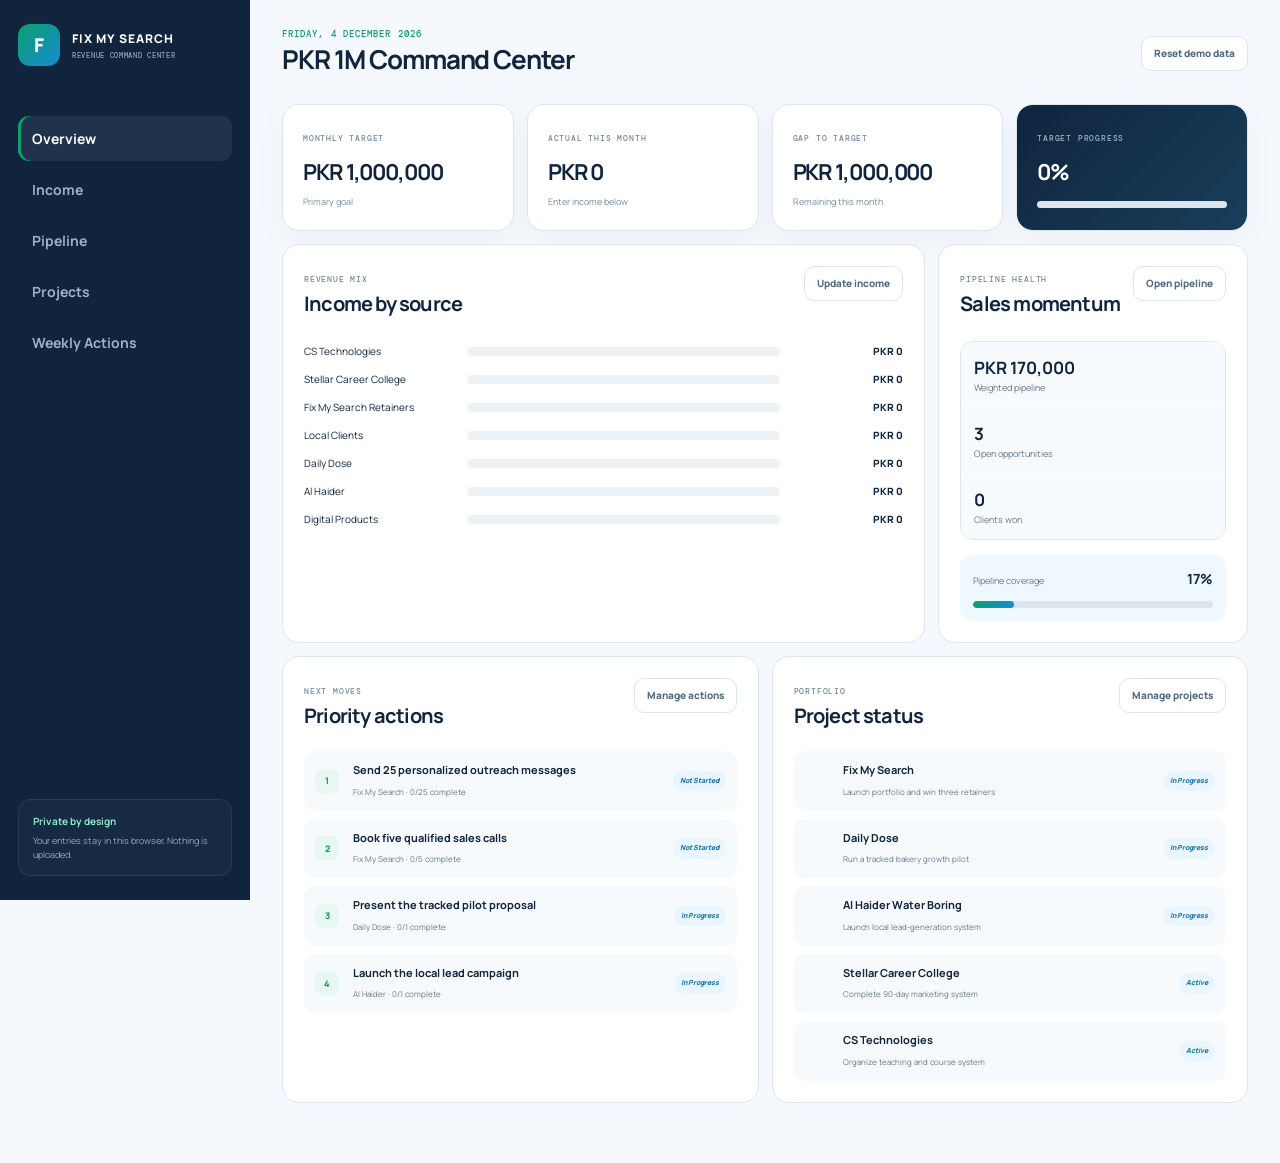
<file: dashboard/index.html>
<!doctype html><html lang="en"><head><meta charset="utf-8"><meta name="viewport" content="width=device-width,initial-scale=1"><meta name="theme-color" content="#10243e"><meta name="robots" content="noindex,nofollow"><title>PKR 1M Command Center | Fix My Search</title><link rel="stylesheet" href="dashboard.css"></head><body>
<aside><a class="dash-brand" href="../"><span>F</span><div>FIX MY SEARCH<small>REVENUE COMMAND CENTER</small></div></a><nav><button class="active" data-view="overview">Overview</button><button data-view="income">Income</button><button data-view="pipeline">Pipeline</button><button data-view="projects">Projects</button><button data-view="actions">Weekly Actions</button></nav><div class="storage-note"><b>Private by design</b><span>Your entries stay in this browser. Nothing is uploaded.</span></div></aside>
<main><header><div><p id="today"></p><h1>PKR 1M Command Center</h1></div><button id="reset">Reset demo data</button></header>
<section class="view active" id="overview"><div class="kpis"><article><span>Monthly target</span><strong>PKR 1,000,000</strong><small>Primary goal</small></article><article><span>Actual this month</span><strong id="actualKpi">PKR 0</strong><small id="actualSignal">Enter income below</small></article><article><span>Gap to target</span><strong id="gapKpi">PKR 1,000,000</strong><small>Remaining this month</small></article><article class="accent"><span>Target progress</span><strong id="progressKpi">0%</strong><div class="progress"><i id="progressBar"></i></div></article></div>
<div class="grid"><article class="panel chart-panel"><div class="panel-head"><div><span>Revenue mix</span><h2>Income by source</h2></div><button data-view="income">Update income</button></div><div id="revenueBars" class="bars"></div></article><article class="panel"><div class="panel-head"><div><span>Pipeline health</span><h2>Sales momentum</h2></div><button data-view="pipeline">Open pipeline</button></div><div class="mini-kpis"><div><strong id="weightedPipeline">PKR 0</strong><span>Weighted pipeline</span></div><div><strong id="activeLeads">0</strong><span>Open opportunities</span></div><div><strong id="wonLeads">0</strong><span>Clients won</span></div></div><div class="target-box"><span>Pipeline coverage</span><strong id="coverage">0%</strong><div class="progress"><i id="coverageBar"></i></div></div></article></div>
<div class="grid lower"><article class="panel"><div class="panel-head"><div><span>Next moves</span><h2>Priority actions</h2></div><button data-view="actions">Manage actions</button></div><div id="priorityActions" class="priority-list"></div></article><article class="panel"><div class="panel-head"><div><span>Portfolio</span><h2>Project status</h2></div><button data-view="projects">Manage projects</button></div><div id="projectSummary" class="project-summary"></div></article></div></section>
<section class="view" id="income"><div class="view-head"><div><span>Monthly revenue</span><h2>Income tracker</h2><p>Enter this month’s collected revenue for each source.</p></div><button class="primary" id="addIncome">Add income source</button></div><div class="table-wrap"><table><thead><tr><th>Source</th><th>Actual PKR</th><th>Monthly goal</th><th>Gap</th><th>Progress</th><th></th></tr></thead><tbody id="incomeRows"></tbody></table></div></section>
<section class="view" id="pipeline"><div class="view-head"><div><span>Sales</span><h2>Opportunity pipeline</h2><p>Focus on the next action that moves each lead forward.</p></div><button class="primary" id="addLead">Add opportunity</button></div><div class="table-wrap"><table><thead><tr><th>Lead</th><th>Offer</th><th>Stage</th><th>Potential PKR</th><th>Probability</th><th>Weighted</th><th>Next action</th><th></th></tr></thead><tbody id="pipelineRows"></tbody></table></div></section>
<section class="view" id="projects"><div class="view-head"><div><span>Execution</span><h2>Project board</h2><p>Rank active work by revenue impact and strategic importance.</p></div><button class="primary" id="addProject">Add project</button></div><div id="projectCards" class="project-cards"></div></section>
<section class="view" id="actions"><div class="view-head"><div><span>This week</span><h2>Revenue actions</h2><p>Track outreach, calls, proposals and launch work.</p></div><button class="primary" id="addAction">Add action</button></div><div id="actionList" class="action-list"></div></section>
</main><dialog id="modal"><form method="dialog" id="form"><div class="modal-head"><div><span id="modalEyebrow">NEW ITEM</span><h2 id="modalTitle">Add item</h2></div><button value="cancel" aria-label="Close">×</button></div><div id="fields"></div><div class="modal-actions"><button value="cancel">Cancel</button><button value="default" class="primary" id="save">Save item</button></div></form></dialog><script src="dashboard.js"></script></body></html>
</file>
<file: dashboard/dashboard.css>
@import url('https://fonts.googleapis.com/css2?family=DM+Mono:wght@400;500&family=Manrope:wght@400;500;600;700;800&display=swap');:root{--ink:#10243e;--muted:#64798d;--line:#dce6ef;--paper:#f5f8fc;--white:#fff;--green:#0e9f6e;--blue:#168bd2;--orange:#f08c46;--red:#d9515d;--purple:#7657d8}*{box-sizing:border-box}body{margin:0;background:var(--paper);color:var(--ink);font:400 14px/1.5 Manrope,Arial,sans-serif}button,input,select{font:inherit}button{cursor:pointer}aside{position:fixed;inset:0 auto 0 0;width:250px;padding:24px 18px;display:flex;flex-direction:column;background:#10243e;color:#fff}.dash-brand{display:flex;align-items:center;gap:12px;color:#fff;text-decoration:none;font-size:12px;font-weight:800;letter-spacing:.08em}.dash-brand>span{width:42px;height:42px;display:grid;place-items:center;background:linear-gradient(135deg,var(--green),var(--blue));border-radius:12px;font-size:19px}.dash-brand small{display:block;margin-top:3px;color:#91a9bd;font:500 7px 'DM Mono';letter-spacing:.1em}aside nav{display:grid;gap:6px;margin-top:50px}aside nav button{border:0;border-radius:11px;padding:12px 14px;text-align:left;background:transparent;color:#9fb2c4;font-weight:700}aside nav button:hover,aside nav button.active{background:#ffffff12;color:#fff}aside nav button.active{box-shadow:inset 3px 0 var(--green)}.storage-note{margin-top:auto;padding:14px;border:1px solid #ffffff14;border-radius:13px;background:#ffffff08}.storage-note b,.storage-note span{display:block}.storage-note b{color:#93e5c7;font-size:10px}.storage-note span{margin-top:5px;color:#91a9bd;font-size:9px}main{margin-left:250px;padding:28px 32px 60px}main>header{display:flex;align-items:center;justify-content:space-between;margin-bottom:25px}header p{margin:0;color:var(--green);font:500 9px 'DM Mono';letter-spacing:.12em;text-transform:uppercase}h1,h2{margin:0;letter-spacing:-.04em}h1{font-size:26px}h2{font-size:24px}header button,.panel-head button,.modal-actions button,.view-head button{border:1px solid var(--line);border-radius:10px;background:#fff;color:#516b81;padding:9px 12px;font-size:10px;font-weight:800}.view{display:none}.view.active{display:block}.kpis{display:grid;grid-template-columns:repeat(4,1fr);gap:13px}.kpis article{padding:20px;border:1px solid var(--line);border-radius:17px;background:#fff;box-shadow:0 10px 30px #1e52750a}.kpis article>span,.panel-head span,.view-head span{color:#73889a;font:500 8px 'DM Mono';letter-spacing:.1em;text-transform:uppercase}.kpis strong{display:block;margin-top:10px;font-size:22px;letter-spacing:-.05em}.kpis small{color:#7b8e9e;font-size:9px}.kpis .accent{background:linear-gradient(135deg,#10243e,#183f5a);color:#fff}.kpis .accent>span{color:#9db4c6}.progress{height:7px;margin-top:12px;border-radius:99px;background:#dce5ec;overflow:hidden}.progress i{display:block;width:0;height:100%;border-radius:99px;background:linear-gradient(90deg,var(--green),var(--blue));transition:.4s}.grid{display:grid;grid-template-columns:1.35fr .65fr;gap:13px;margin-top:13px}.grid.lower{grid-template-columns:1fr 1fr}.panel{min-height:315px;padding:21px;border:1px solid var(--line);border-radius:17px;background:#fff}.panel-head{display:flex;justify-content:space-between;align-items:flex-start}.panel-head h2{font-size:20px;margin-top:2px}.bars{display:grid;gap:13px;margin-top:25px}.bar-row{display:grid;grid-template-columns:150px 1fr 110px;align-items:center;gap:13px;font-size:10px}.bar-row>span:last-child{text-align:right;font-weight:800}.bar{height:9px;border-radius:99px;background:#edf2f6;overflow:hidden}.bar i{display:block;height:100%;min-width:0;background:linear-gradient(90deg,var(--green),var(--blue));border-radius:99px}.mini-kpis{display:grid;gap:1px;margin-top:22px;border:1px solid var(--line);border-radius:13px;overflow:hidden}.mini-kpis div{padding:13px;background:#f8fbfd}.mini-kpis strong,.mini-kpis span{display:block}.mini-kpis strong{font-size:17px}.mini-kpis span{color:var(--muted);font-size:9px}.target-box{margin-top:15px;padding:13px;border-radius:12px;background:#f0f8ff}.target-box>span{font-size:9px;color:var(--muted)}.target-box>strong{float:right}.priority-list,.project-summary{display:grid;gap:8px;margin-top:20px}.priority-item,.summary-item{display:grid;grid-template-columns:28px 1fr auto;align-items:center;gap:10px;padding:11px;border-radius:11px;background:#f7fafc}.priority-item>span{width:24px;height:24px;display:grid;place-items:center;border-radius:7px;background:#e6f8f1;color:var(--green);font-weight:800;font-size:9px}.priority-item b,.summary-item b{display:block;font-size:11px}.priority-item small,.summary-item small{color:var(--muted);font-size:8px}.status{padding:5px 7px;border-radius:99px;background:#eaf6ff;color:#1976aa;font-size:7px;font-weight:800}.view-head{display:flex;justify-content:space-between;align-items:end;margin:20px 0}.view-head h2{font-size:32px}.view-head p{margin:4px 0 0;color:var(--muted);font-size:11px}.primary{border:0!important;background:linear-gradient(135deg,var(--green),var(--blue))!important;color:#fff!important}.table-wrap{overflow:auto;border:1px solid var(--line);border-radius:16px;background:#fff}table{width:100%;border-collapse:collapse;min-width:900px}th,td{padding:13px 14px;text-align:left;border-bottom:1px solid #e8eef3}th{background:#10243e;color:#fff;font:500 8px 'DM Mono';letter-spacing:.08em}td{font-size:10px}td input,td select{width:100%;border:1px solid transparent;background:transparent;padding:7px;border-radius:7px;color:var(--ink)}td input:focus,td select:focus{outline:2px solid #168bd243;border-color:var(--blue);background:#fff}.delete{border:0;background:#fff0f1;color:var(--red);border-radius:8px;padding:6px 8px}.project-cards{display:grid;grid-template-columns:repeat(3,1fr);gap:13px}.project-card,.action-row{padding:20px;border:1px solid var(--line);border-radius:16px;background:#fff}.project-card header{display:flex;justify-content:space-between}.project-card h3{font-size:18px;margin:20px 0 8px}.project-card p{min-height:42px;color:var(--muted);font-size:10px}.project-card footer{display:flex;justify-content:space-between;align-items:center;margin-top:20px;padding-top:13px;border-top:1px solid var(--line);font-size:9px}.action-list{display:grid;gap:10px}.action-row{display:grid;grid-template-columns:40px 1fr 120px 100px 40px;align-items:center;gap:14px}.action-row>span:first-child{width:35px;height:35px;display:grid;place-items:center;border-radius:10px;background:#e8f8f2;color:var(--green);font-weight:800}.action-row h3{margin:0;font-size:13px}.action-row small{color:var(--muted)}dialog{width:min(560px,92%);border:0;border-radius:20px;padding:0;box-shadow:0 30px 100px #10243e55}dialog::backdrop{background:#10243e99;backdrop-filter:blur(4px)}form{padding:25px}.modal-head{display:flex;justify-content:space-between}.modal-head span{font:500 8px 'DM Mono';color:var(--green)}.modal-head button{border:0;background:none;font-size:25px}.field{margin-top:15px}.field label{display:block;margin-bottom:5px;font-size:9px;font-weight:800;color:#526b80}.field input,.field select{width:100%;padding:11px;border:1px solid var(--line);border-radius:10px}.modal-actions{display:flex;justify-content:flex-end;gap:8px;margin-top:22px}@media(max-width:1000px){.kpis{grid-template-columns:repeat(2,1fr)}.grid,.grid.lower{grid-template-columns:1fr}.project-cards{grid-template-columns:repeat(2,1fr)}}@media(max-width:720px){aside{position:static;width:auto;padding:14px}aside nav{display:flex;overflow:auto;margin-top:15px}aside nav button{white-space:nowrap}.storage-note{display:none}main{margin:0;padding:20px 14px}main>header{align-items:flex-start}h1{font-size:21px}.kpis{grid-template-columns:1fr}.project-cards{grid-template-columns:1fr}.action-row{grid-template-columns:35px 1fr 35px}.action-row .action-progress,.action-row .action-status{display:none}.bar-row{grid-template-columns:100px 1fr 85px}}
</file>
